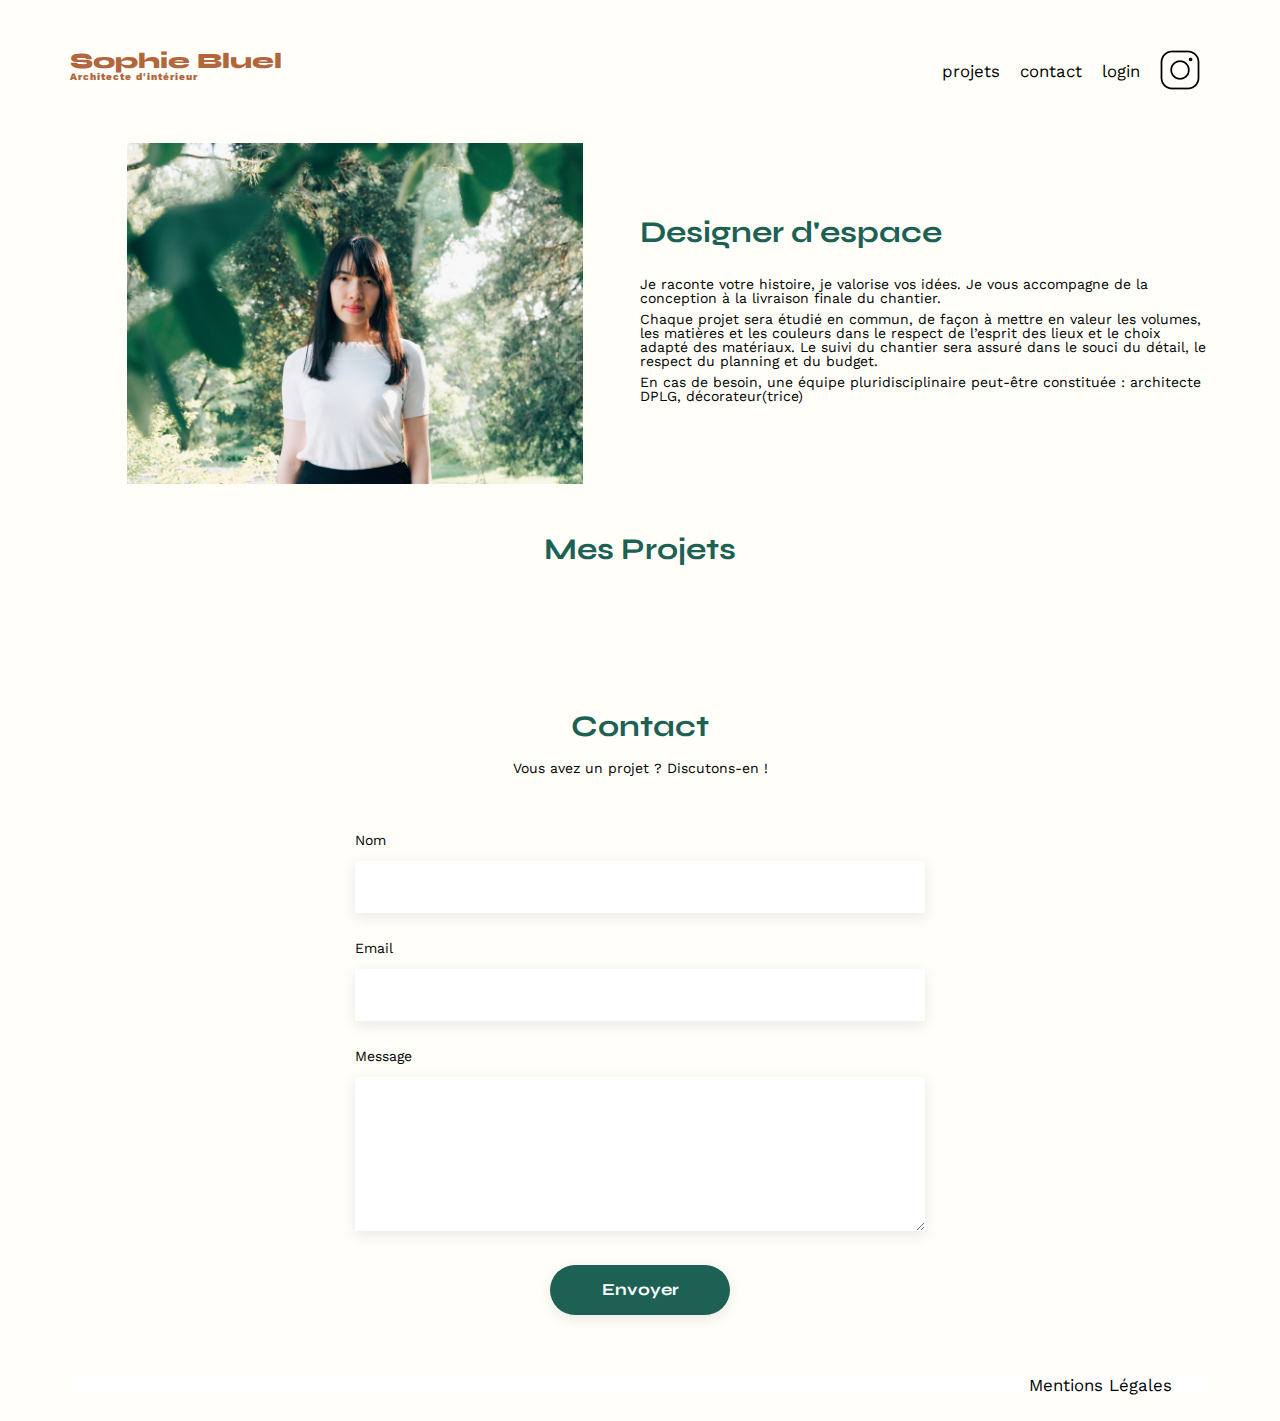
<file: FrontEnd/index.html>
<!DOCTYPE html>
<html lang="fr">
	<head>
		<meta charset="UTF-8">
		<title>Sophie Bluel - Architecte d'intérieur</title>
		<meta name="viewport" content="width=device-width, initial-scale=1.0">
		<link rel="preconnect" href="https://fonts.googleapis.com">
		<link rel="preconnect" href="https://fonts.gstatic.com" crossorigin>
		<link href="https://fonts.googleapis.com/css2?family=Syne:wght@700;800&family=Work+Sans&display=swap" rel="stylesheet">
		
		<link rel="stylesheet" href="https://cdnjs.cloudflare.com/ajax/libs/font-awesome/6.2.1/css/all.min.css"
			integrity="sha512-MV7K8+y+gLIBoVD59lQIYicR65iaqukzvf/nwasF0nqhPay5w/9lJmVM2hMDcnK1OnMGCdVK+iQrJ7lzPJQd1w=="
			crossorigin="anonymous" referrerpolicy="no-referrer">
			
		<meta name="description" content="">
		<link rel="stylesheet" href="./assets/style.css">
		<script src="index.js" defer></script>
	</head>
	<body>
	<header>
		<div id="editBanner" class="editBanner hidden">
  			<p><i class="fa-regular fa-pen-to-square"></i>Mode édition</p>
		</div>
		<h1>Sophie Bluel <span>Architecte d'intérieur</span></h1>
		<nav>
			<ul>
				<li><a href="#portfolio">projets</a></li>
				<li>contact</li>
				<li><a href="login.html" id="loginBtn"></a></li>
				<li><img src="./assets/icons/instagram.png" alt="Instagram"></li>
			</ul>
		</nav>
	</header>
	<main>
		<section id="introduction">
			<figure>
				<img src="./assets/images/sophie-bluel.png" alt="">
			</figure>
			<article>
				<h2>Designer d'espace</h2>
				<p>Je raconte votre histoire, je valorise vos idées. Je vous accompagne de la conception à la livraison finale du chantier.</p>
				<p>Chaque projet sera étudié en commun, de façon à mettre en valeur les volumes, les matières et les couleurs dans le respect de l’esprit des lieux et le choix adapté des matériaux. Le suivi du chantier sera assuré dans le souci du détail, le respect du planning et du budget.</p>
				<p>En cas de besoin, une équipe pluridisciplinaire peut-être constituée : architecte DPLG, décorateur(trice)</p>
			</article>
		</section>
		<section id="portfolio">
			<h2>
				Mes Projets
				<span id="editProjects" class="hidden">
					<p><i class="fa-regular fa-pen-to-square"></i>modifier</p>
				</span>
			</h2>
			<div class="filters"></div>
			<div class="gallery"></div>
		</section>
		<section id="contact">
			<h2>Contact</h2>
			<p>Vous avez un projet ? Discutons-en !</p>
			<form action="#" method="post">
				<label for="name">Nom</label>
				<input type="text" name="name" id="name">
				<label for="email">Email</label>
				<input type="email" name="email" id="email">
				<label for="message">Message</label>
				<textarea name="message" id="message" cols="30" rows="10"></textarea>
				<input type="submit" value="Envoyer">
			</form>
		</section>
	</main>
	<footer>
		<nav>
			<ul>
				<li>Mentions Légales</li>
			</ul>
		</nav>
	</footer>
	</body>

	<div id="editModal" class="editModal hidden">
		<div class="modalContent">
			<div class="modalContentNav">
				<span class="return"><i class="fa-solid fa-arrow-left"></i></span>
				<span class="close"><i class="fa-solid fa-xmark"></i></span>
			</div>
			<h2>Galerie photo</h2>
			<div class="editGallery"></div>
			<div class="addPhoto hidden"></div>
			<button id="addWork">Ajouter une photo</button>
		</div>
	</div>
</html>
</file>
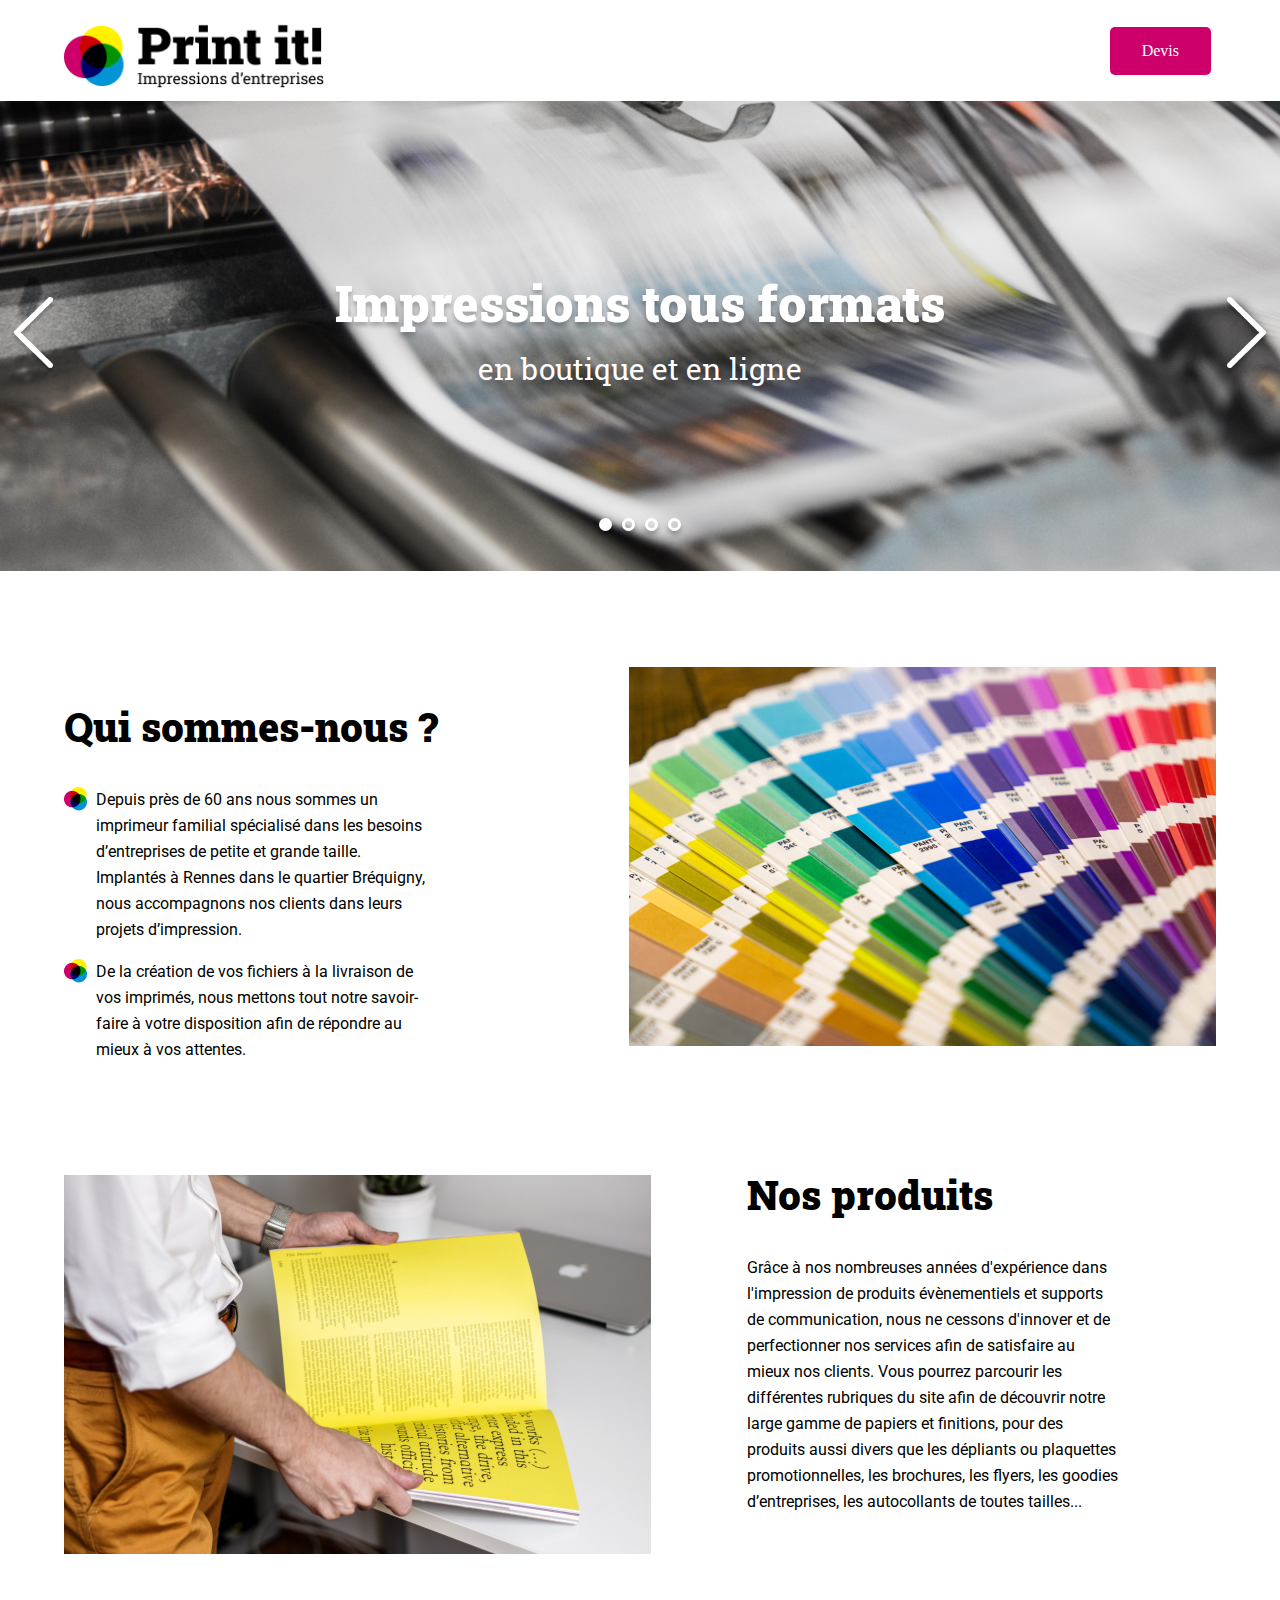
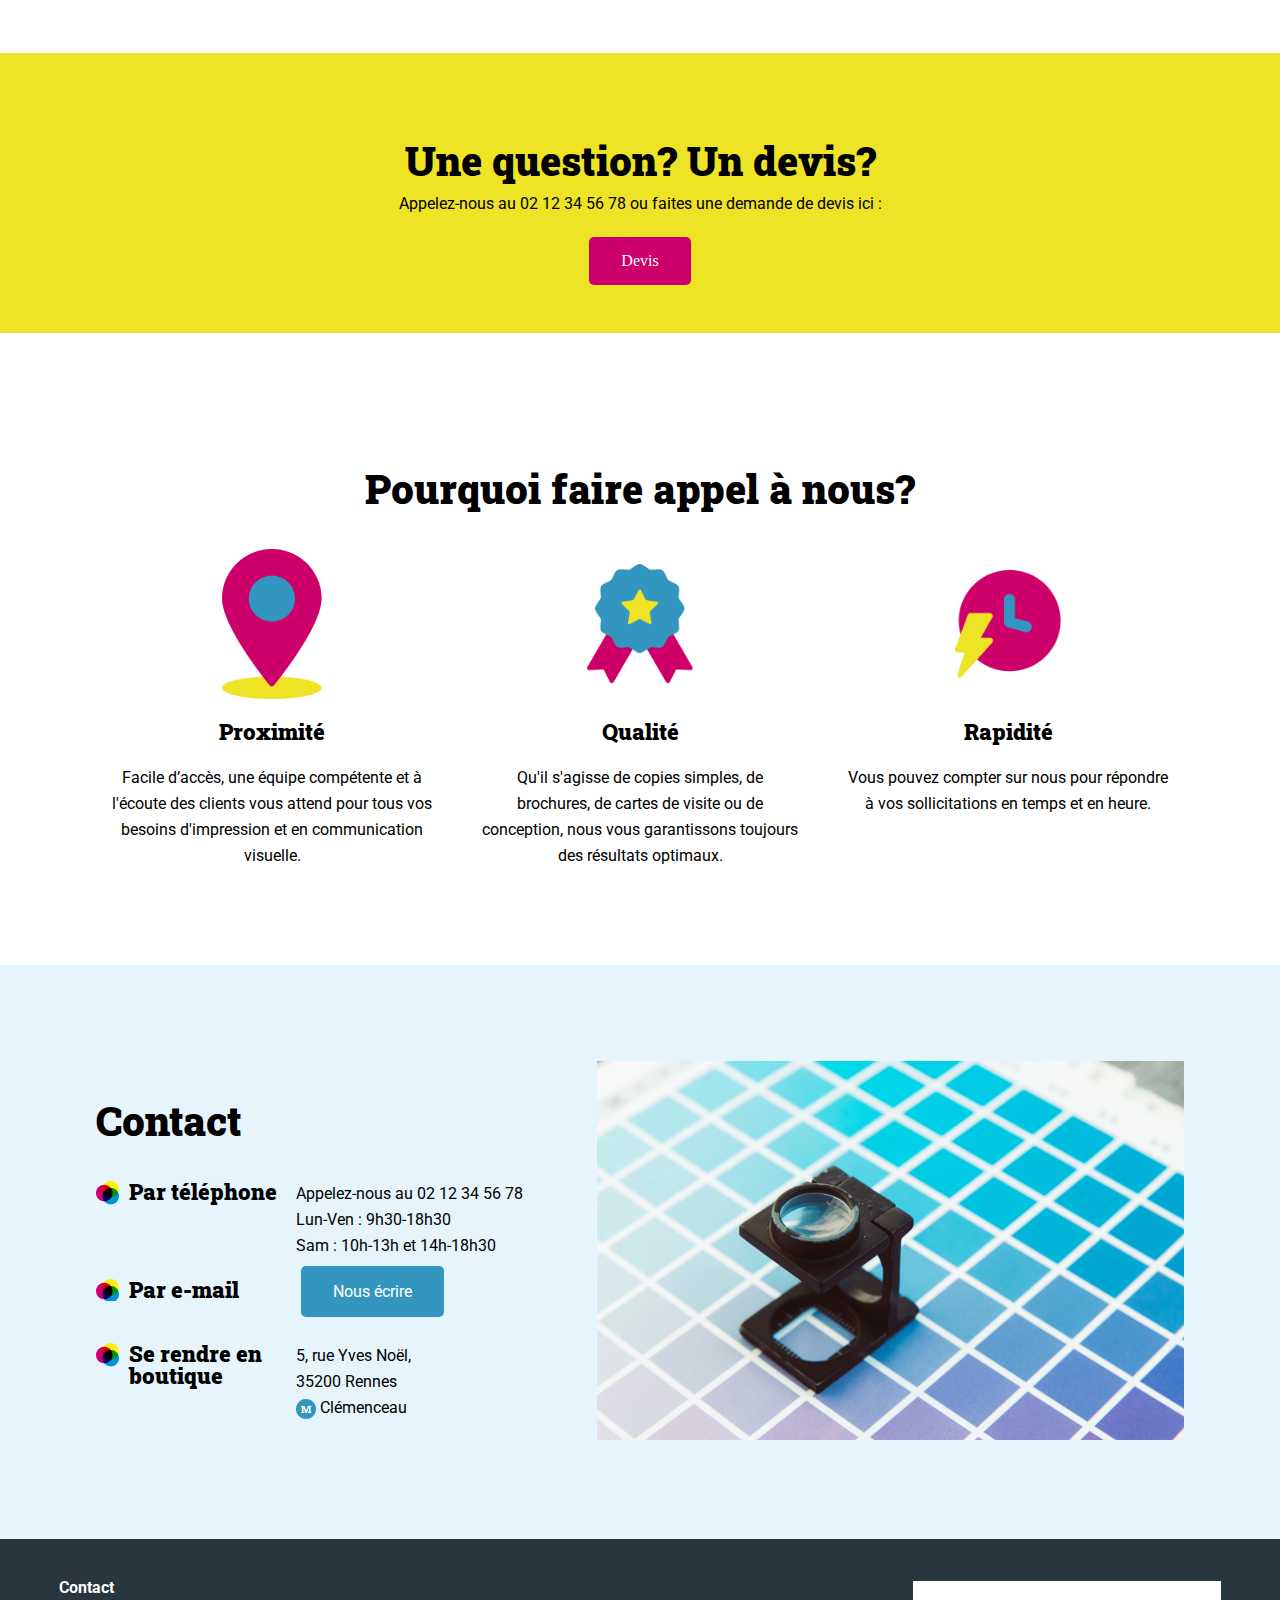
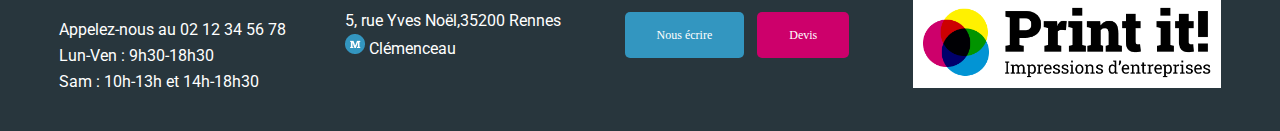
<file: Print_it/index.html>
<!DOCTYPE html>
<html lang="fr">
<head>
	<meta charset="UTF-8">
	<meta name="viewport" content="width=device-width, initial-scale=1.0">
	<title>Print it ! - Impressions d'entreprise</title>
	<link rel="stylesheet" href="./assets/style.css">
	<link rel="preconnect" href="https://fonts.googleapis.com">
	<link rel="preconnect" href="https://fonts.gstatic.com" crossorigin>
	<link href="https://fonts.googleapis.com/css2?family=Roboto:wght@400;700&family=Roboto+Slab:wght@400;900&display=swap" rel="stylesheet">
</head>
<body>
<header class="container">
	<h1>
		<img class="logo" src="./assets/images/logo.png" alt="Print it ! Impressions d'entreprises" >
	</h1>
	<a class="btn devis" href="mailto:contact@print-it.tld">Devis</a>
</header>
<main>
	<div id="banner">
		<img id="banner_img" class="banner-img" src="" alt="Banner Print-it">
		<img id="arrow_left" class="arrow arrow_left" src="./assets/images/arrow_left.png" alt="Carousel left arrow ">
		<img id="arrow_right" class="arrow arrow_right" src="./assets/images/arrow_right.png" alt="Carousel right arrow ">
		<p id="banner_txt"></p>
		<div class="dots">
			<!--Dots générés en Javascript-->
		</div>
	</div>
	<section id="about-us" class="container">
		<div>
			<h2>Qui sommes-nous ?</h2>
			<ul>
				<li>Depuis près de 60 ans nous sommes un imprimeur familial spécialisé dans les besoins d’entreprises de petite et grande taille. Implantés à Rennes dans le quartier Bréquigny, nous accompagnons nos clients dans leurs projets d’impression.</li>
				<li>De la création de vos fichiers à la livraison de vos imprimés, nous mettons tout notre savoir-faire à votre disposition afin de répondre au mieux à vos attentes.</li>
			</ul>
		</div>
		<aside>
			<img src="./assets/images/colors.jpg" alt="palette multicolore">
		</aside>
	</section>
	<section id="products" class="container">
		<div>
			<h2>Nos produits</h2>
			<p>Grâce à nos nombreuses années d'expérience dans l'impression de produits évènementiels et supports de communication, nous ne cessons d'innover et de perfectionner nos services afin de satisfaire au mieux nos clients. Vous pourrez parcourir les différentes rubriques du site afin de découvrir notre large gamme de papiers et finitions, pour des produits aussi divers que les dépliants ou plaquettes promotionnelles, les brochures, les flyers, les goodies d’entreprises, les autocollants de toutes tailles... </p>
		</div>
		<aside>
			<img src="./assets/images/yellow-book.jpg" alt="Imprimeur avec un livre jaune dans les mains">
		</aside>

	</section>
	<section id="question" class="bg-yellow">
		<h2>Une question? Un devis?</h2>
		<p>Appelez-nous au 02 12 34 56 78 ou faites une demande de devis ici :</p>
		<a href="mailto:contact@print-it.tld" class="btn devis">Devis</a>
	</section>
	<section id="why-us" class="container">
		<h2>Pourquoi faire appel à nous?</h2>
		<div>
			<article>
				<img src="./assets/images/proximity-icon.png" alt="Icone Proximité">
				<h3>Proximité</h3>
				<p>Facile d’accès, une équipe compétente et à l'écoute des clients vous attend pour tous vos besoins d'impression et en communication visuelle.</p>
			</article>
			<article>
				<img src="./assets/images/quality-icon.png" alt="Icone Qualité">
				<h3>Qualité</h3>
				<p>Qu'il s'agisse de copies simples, de brochures, de cartes de visite ou de conception, nous vous garantissons toujours des résultats optimaux.</p>
			</article>
			<article>
				<img src="./assets/images/speedy-icon.png" alt="Rapidité Qualité">
				<h3>Rapidité</h3>
				<p>Vous pouvez compter sur nous pour répondre à vos sollicitations en temps et en heure.</p>
			</article>
		</div>
	</section>
	<section id="contact" class="bg-lightblue">
		<div class="container">
			<div>
				<h2>Contact</h2>
				<div>
					<h3>Par téléphone</h3>
					<ul>
						<li>Appelez-nous au 02 12 34 56 78</li>
						<li>Lun-Ven : 9h30-18h30</li>
						<li>Sam : 10h-13h et 14h-18h30</li>
					</ul>
				</div>
				<div>
					<h3>Par e-mail</h3>
					<p>
						<a href="mailto:contact@print-it.tld" class="btn">Nous écrire</a>
					</p>
				</div>
				<div>
					<h3>Se rendre en boutique</h3>
					<p>5, rue Yves Noël,<br>
						35200 Rennes<br>
						<img class="inline-icon" src="./assets/images/metro.png" alt="metro"/> Clémenceau</p>
				</div>
			</div>
			<div>
				<img src="./assets/images/magnifying-glass.jpg" alt="Loupe avec palette bleue">
			</div>

		</div>
	</section>
</main>
<footer>
	<div>
		<p class="footer-contact">Contact</p>
		<ul>
			<li>Appelez-nous au 02 12 34 56 78</li>
			<li>Lun-Ven : 9h30-18h30</li>
			<li>Sam : 10h-13h et 14h-18h30</li>
		</ul>
	</div>
	<div>
		<p>5, rue Yves Noël,35200 Rennes<br>
			<img src="./assets/images/metro.png" alt="metro"/> Clémenceau</p>
	</div>
	<div>
		<a href="mailto:contact@print-it.tld" class="btn">Nous écrire</a>
		<a href="mailto:contact@print-it.tld?subject=Demande&nbsp;de&nbsp;devis" class="btn devis">Devis</a>
	</div>
	<div>
		<img class="footer-logo" src="./assets/images/logo.png" alt="Print it ! Impressions d'entreprises" >
	</div>
</footer>
<script src="./assets/script.js"></script>
</body>
</html>
</file>
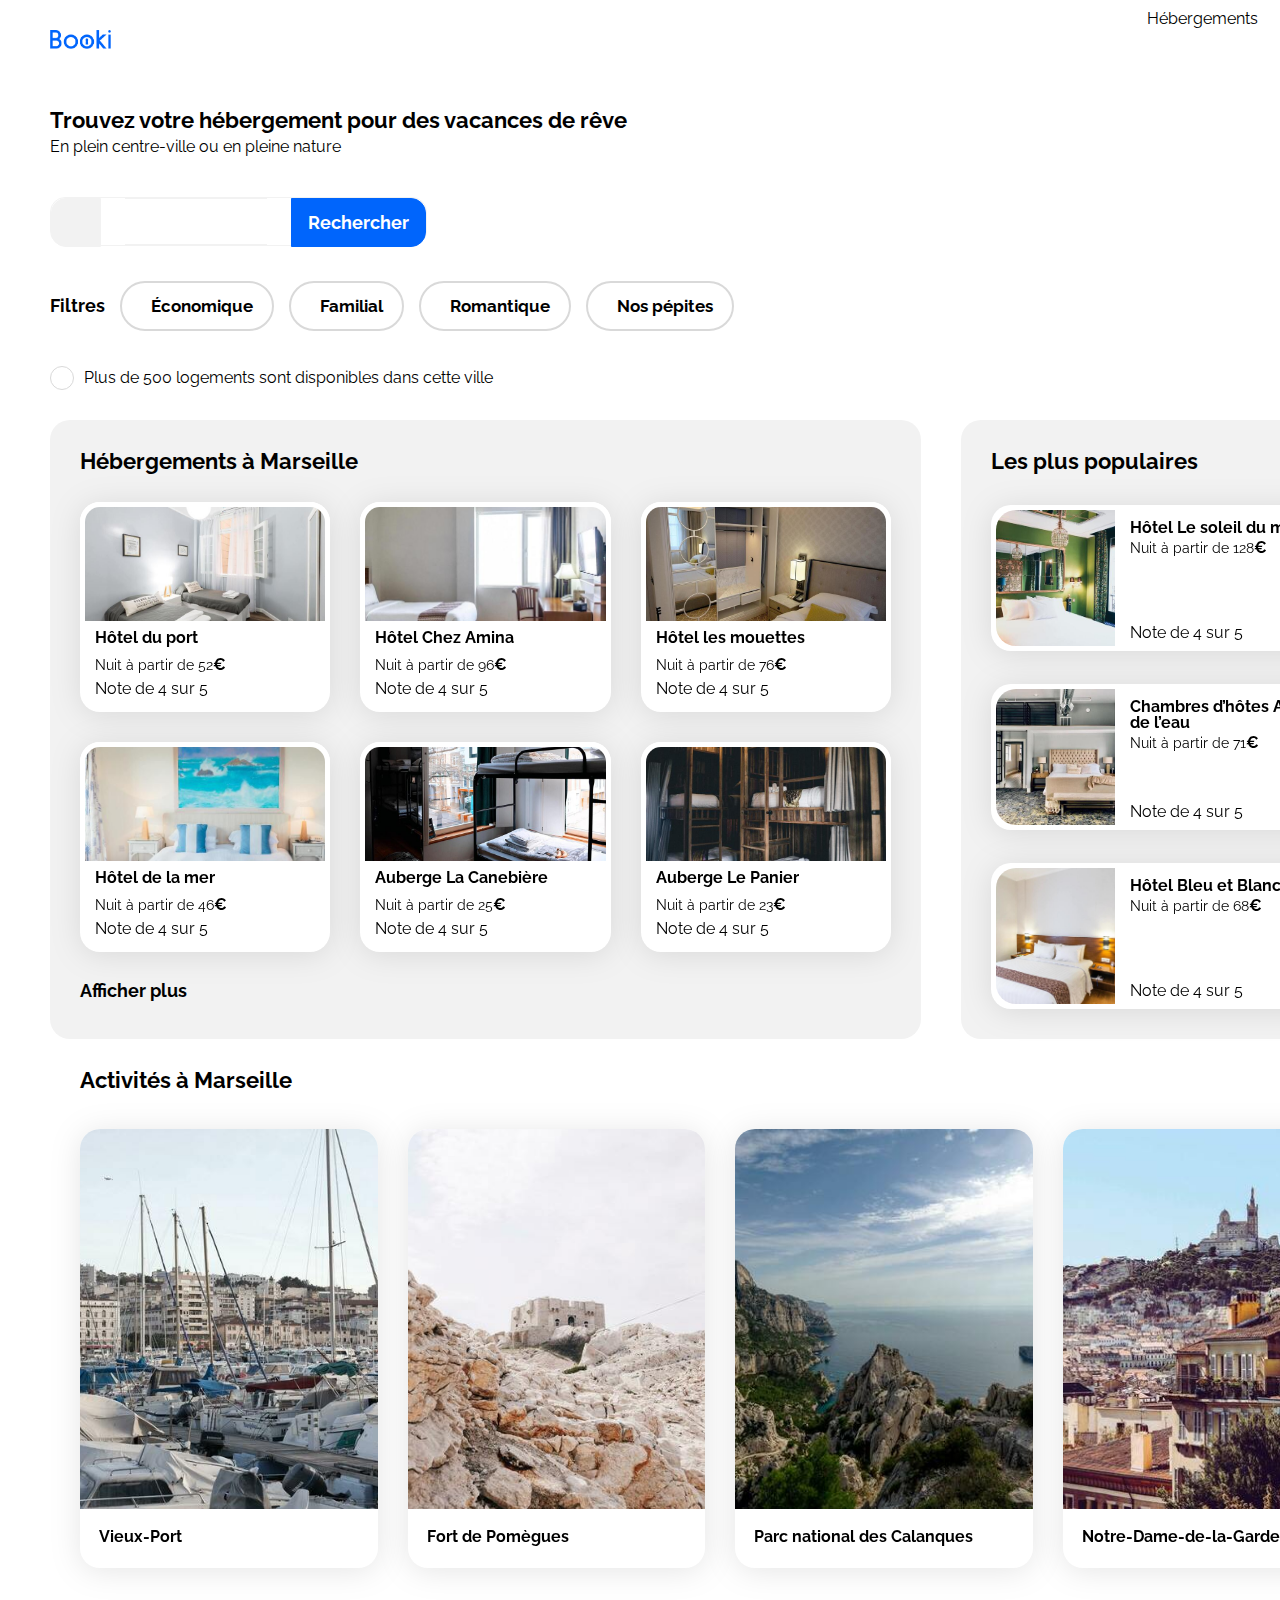
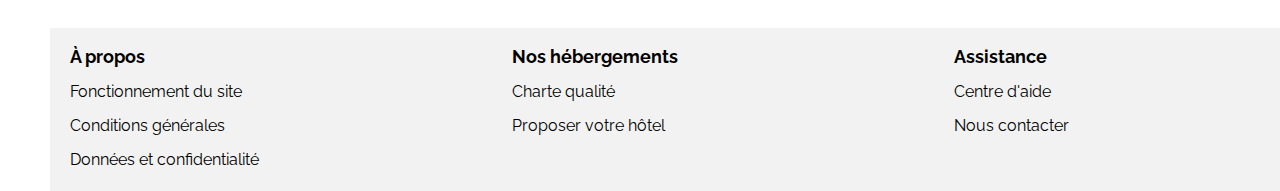
<file: site_Booki/index.html>
<!DOCTYPE html>
<html lang="fr">

<head>
    <meta charset="UTF-8">
    <meta name="viewport" content="width=device-width, initial-scale=1.0">
    <title>Booki</title>
    <link rel="preconnect" href="https://fonts.googleapis.com">
    <link rel="preconnect" href="https://fonts.gstatic.com" crossorigin>
    <link href="https://fonts.googleapis.com/css2?family=Raleway:wght@400;500;700&display=swap" rel="stylesheet">
    <link rel="stylesheet" href="https://cdnjs.cloudflare.com/ajax/libs/font-awesome/6.2.1/css/all.min.css"
        integrity="sha512-MV7K8+y+gLIBoVD59lQIYicR65iaqukzvf/nwasF0nqhPay5w/9lJmVM2hMDcnK1OnMGCdVK+iQrJ7lzPJQd1w=="
        crossorigin="anonymous" referrerpolicy="no-referrer" />
    <link rel="stylesheet" href="./css/style.css">
</head>
<body>
    <header>
        <img src="images/logo/Booki.png" alt="Logo de l'entreprise Booki">
        <div class="menu-container">
            <input type="button" class="menu_hebergements" value="Hébergements">
            <input type="button" class="menu_activites" value="Activités">
        </div>
    </header>
    <div class="main-container">
        <nav>
            <div class="titre-recherche-container">
                <h1>Trouvez votre hébergement pour des vacances de rêve</h1>
                <h3>En plein centre-ville ou en pleine nature</h3>
            </div>
            <form method="get" class="recherche-container">
                <div class="recherche-icone">
                    <i class="fa-solid fa-location-dot"></i>
                </div>
                <input type="text" name="adresse">
                <button class="recherche-bouton">
                    <i class="fa-solid fa-magnifying-glass icone-smartphone" title="rechercher"></i>
                    <span class="texte-desktop">Rechercher</span>
                </button>
            </form>
            <div class="filtres-container">
                <h2>Filtres</h2>
                <div class="bloc-bouton-container">
                    <button>
                        <i class="fa-solid fa-money-bill-wave" title="price"></i>
                        <span>Économique</span>
                    </button>
                    <button>
                        <i class="fa-solid fa-person" title="family"></i>
                        <span>Familial</span>
                        </button>
                        <button>
                            <i class="fa-solid fa-heart" title="romantic"></i>
                            <span>Romantique</span>
                        </button>
                        <button>
                            <i class="fa-solid fa-fire" title="fire"></i>
                            <span>Nos pépites</span>
                    </button>
                </div>
            </div>
            <div class="info-recherche-container">
                <i class="fa-solid fa-info"></i>
                <h3>Plus de 500 logements sont disponibles dans cette ville</h3>
            </div>
        </nav>
        <main>
            <div class="hebergements-and-populaires">
                <section class="hebergements">
                    <div class="hebergements-title">
                        <h2 class="section-title">Hébergements à Marseille</h2>
                    </div>
                    <div class="hebergements-cards">
                        <a href="#">
                            <article class="card">
                                <img src="./images/hebergements/fred-kleber.jpg" alt="Image de la chambre d'hôtel montrant un lit">
                                <div class="card-content">
                                    <div class="card-txt">
                                        <h3 class="card-title">Hôtel du port</h3>
                                        <p class="card-subtitle">Nuit à partir de 52<span class="euro">€</span></p>
                                    </div>
                                    <div class="card-rating">
                                        <i class="fa-xs fa-solid fa-star" aria-hidden="true"></i>
                                        <i class="fa-xs fa-solid fa-star" aria-hidden="true"></i>
                                        <i class="fa-xs fa-solid fa-star" aria-hidden="true"></i>
                                        <i class="fa-xs fa-solid fa-star" aria-hidden="true"></i>
                                        <i class="fa-xs fa-solid fa-star neutral-star" aria-hidden="true"></i>
                                        <span class="sr-only">Note de 4 sur 5</span>
                                    </div>
                                </div>
                            </article>
                        </a>
                        <a href="#">
                            <article class="card">
                                <img src="./images/hebergements/febrian-zakaria.jpg" alt="Image de la chambre d'hôtel montrant un lit">
                                <div class="card-content">
                                    <div class="card-txt">
                                        <h3 class="card-title">Hôtel Chez Amina</h3>
                                        <p class="card-subtitle">Nuit à partir de 96<span class="euro">€</span></p>
                                    </div>
                                    <div class="card-rating">
                                        <i class="fa-xs fa-solid fa-star" aria-hidden="true"></i>
                                        <i class="fa-xs fa-solid fa-star" aria-hidden="true"></i>
                                        <i class="fa-xs fa-solid fa-star" aria-hidden="true"></i>
                                        <i class="fa-xs fa-solid fa-star" aria-hidden="true"></i>
                                        <i class="fa-xs fa-solid fa-star neutral-star" aria-hidden="true"></i>
                                        <span class="sr-only">Note de 4 sur 5</span>
                                    </div>
                                </div>
                            </article>
                        </a>
                        <a href="#">
                            <article class="card">
                                <img src="./images/hebergements/reisetopia.jpg" alt="Image de la chambre d'hôtel montrant un lit">
                                <div class="card-content">
                                    <div class="card-txt">
                                        <h3 class="card-title">Hôtel les mouettes</h3>
                                        <p class="card-subtitle">Nuit à partir de 76<span class="euro">€</span></p>
                                    </div>
                                    <div class="card-rating">
                                        <i class="fa-xs fa-solid fa-star" aria-hidden="true"></i>
                                        <i class="fa-xs fa-solid fa-star" aria-hidden="true"></i>
                                        <i class="fa-xs fa-solid fa-star" aria-hidden="true"></i>
                                        <i class="fa-xs fa-solid fa-star" aria-hidden="true"></i>
                                        <i class="fa-xs fa-solid fa-star neutral-star" aria-hidden="true"></i>
                                        <span class="sr-only">Note de 4 sur 5</span>
                                    </div>
                                </div>
                            </article>
                        </a>
                        <a href="#">
                            <article class="card">
                                <img src="./images/hebergements/annie-spratt.jpg" alt="Image de la chambre d'hôtel montrant un lit">
                                <div class="card-content">
                                    <div class="card-txt">
                                        <h3 class="card-title">Hôtel de la mer</h3>
                                        <p class="card-subtitle">Nuit à partir de 46<span class="euro">€</span></p>
                                    </div>
                                    <div class="card-rating">
                                        <i class="fa-xs fa-solid fa-star" aria-hidden="true"></i>
                                        <i class="fa-xs fa-solid fa-star" aria-hidden="true"></i>
                                        <i class="fa-xs fa-solid fa-star" aria-hidden="true"></i>
                                        <i class="fa-xs fa-solid fa-star" aria-hidden="true"></i>
                                        <i class="fa-xs fa-solid fa-star neutral-star" aria-hidden="true"></i>
                                        <span class="sr-only">Note de 4 sur 5</span>
                                    </div>
                                </div>
                            </article>
                        </a>
                        <a href="#">
                            <article class="card">
                                <img src="./images/hebergements/marcus-loke.jpg" alt="Image de la chambre d'hôtel montrant un lit">
                                <div class="card-content">
                                    <div class="card-txt">
                                        <h3 class="card-title">Auberge La Canebière</h3>
                                        <p class="card-subtitle">Nuit à partir de 25<span class="euro">€</span></p>
                                    </div>
                                    <div class="card-rating">
                                        <i class="fa-xs fa-solid fa-star" aria-hidden="true"></i>
                                        <i class="fa-xs fa-solid fa-star" aria-hidden="true"></i>
                                        <i class="fa-xs fa-solid fa-star" aria-hidden="true"></i>
                                        <i class="fa-xs fa-solid fa-star" aria-hidden="true"></i>
                                        <i class="fa-xs fa-solid fa-star neutral-star" aria-hidden="true"></i>
                                        <span class="sr-only">Note de 4 sur 5</span>
                                    </div>
                                </div>
                            </article>
                        </a>
                        <a href="#">
                            <article class="card">
                                <img src="./images/hebergements/nicate-lee.jpg" alt="Image de la chambre d'hôtel montrant un lit">
                                <div class="card-content">
                                    <div class="card-txt">
                                        <h3 class="card-title">Auberge Le Panier</h3>
                                        <p class="card-subtitle">Nuit à partir de 23<span class="euro">€</span></p>
                                    </div>
                                    <div class="card-rating">
                                        <i class="fa-xs fa-solid fa-star" aria-hidden="true"></i>
                                        <i class="fa-xs fa-solid fa-star" aria-hidden="true"></i>
                                        <i class="fa-xs fa-solid fa-star" aria-hidden="true"></i>
                                        <i class="fa-xs fa-solid fa-star" aria-hidden="true"></i>
                                        <i class="fa-xs fa-solid fa-star neutral-star" aria-hidden="true"></i>
                                        <span class="sr-only">Note de 4 sur 5</span>
                                    </div>
                                </div>
                            </article>
                        </a>
                    </div>
                    <h2><a>Afficher plus</a></h2>
                </section>
                <section class="populaires">
                    <div class="populaires-title">
                        <h2 class="section-title">Les plus populaires</h2>
                        <i class="fa-solid fa-chart-line" aria-hidden="true"></i>
                    </div>
                    <div class="populaires-cards">
                        <a href="#">
                            <article class="card">
                                <img src="./images/hebergements/emile-guillemot.jpg" alt="Image de la chambre d'hôtel montrant un lit">
                                <div class="card-content">
                                    <div class="card-txt">
                                        <h3 class="card-title">Hôtel Le soleil du matin</h3>
                                        <p class="card-subtitle">Nuit à partir de 128<span class="euro">€</span></p>
                                    </div>
                                    <div class="card-rating">
                                        <i class="fa-xs fa-solid fa-star" aria-hidden="true"></i>
                                        <i class="fa-xs fa-solid fa-star" aria-hidden="true"></i>
                                        <i class="fa-xs fa-solid fa-star" aria-hidden="true"></i>
                                        <i class="fa-xs fa-solid fa-star" aria-hidden="true"></i>
                                        <i class="fa-xs fa-solid fa-star neutral-star" aria-hidden="true"></i>
                                        <span class="sr-only">Note de 4 sur 5</span>
                                    </div>
                                </div>
                            </article>
                        </a>
                        <a href="#">
                            <article class="card">
                                <img src="./images/hebergements/aw-creative.jpg" alt="Image de la chambre d'hôtel montrant un lit">
                                <div class="card-content">
                                    <div class="card-txt">
                                        <h3 class="card-title">Chambres d’hôtes Au cœur de l’eau</h3>
                                        <p class="card-subtitle">Nuit à partir de 71<span class="euro">€</span></p>
                                    </div>
                                    <div class="card-rating">
                                        <i class="fa-xs fa-solid fa-star" aria-hidden="true"></i>
                                        <i class="fa-xs fa-solid fa-star" aria-hidden="true"></i>
                                        <i class="fa-xs fa-solid fa-star" aria-hidden="true"></i>
                                        <i class="fa-xs fa-solid fa-star" aria-hidden="true"></i>
                                        <i class="fa-xs fa-solid fa-star neutral-star" aria-hidden="true"></i>
                                        <span class="sr-only">Note de 4 sur 5</span>
                                    </div>
                                </div>
                            </article>
                        </a>
                        <a href="#">
                            <article class="card">
                                <img src="./images/hebergements/febrian-zakaria2.jpg" alt="Image de la chambre d'hôtel montrant un lit">
                                <div class="card-content">
                                    <div class="card-txt">
                                        <h3 class="card-title">Hôtel Bleu et Blanc</h3>
                                        <p class="card-subtitle">Nuit à partir de 68<span class="euro">€</span></p>
                                    </div>
                                    <div class="card-rating">
                                        <i class="fa-xs fa-solid fa-star" aria-hidden="true"></i>
                                        <i class="fa-xs fa-solid fa-star" aria-hidden="true"></i>
                                        <i class="fa-xs fa-solid fa-star" aria-hidden="true"></i>
                                        <i class="fa-xs fa-solid fa-star" aria-hidden="true"></i>
                                        <i class="fa-xs fa-solid fa-star neutral-star" aria-hidden="true"></i>
                                        <span class="sr-only">Note de 4 sur 5</span>
                                    </div>
                                </div>
                            </article>
                        </a>
                    </div>
                </section>
            </div>
            <section class="activites">
                <div class="activites-title">
                    <h2 class="section-title">Activités à Marseille</h2>
                </div>
                <div class="activites-cards">
                    <a href="#">
                        <article class="card">
                            <img src="./images/activites/reno-laithienne.jpg" alt="Image de bateaux dans le port">
                            <div class="card-txt">
                                <h3 class="card-title">Vieux-Port</h3>
                            </div>
                        </article>
                    </a>
                    <a href="#">
                        <article class="card">
                            <img src="./images/activites/paul-hermann.jpg" alt="Château sur un rocher">
                            <div class="card-txt">
                                <h3 class="card-title">Fort de Pomègues</h3>
                            </div>
                        </article>
                    </a>
                    <a href="#">
                        <article class="card">
                            <img src="./images/activites/kilyan-sockalingum.jpg" alt="Falaises en bord de mer">
                            <div class="card-txt">
                                <h3 class="card-title">Parc national des Calanques</h3>
                            </div>
                        </article>
                    </a>
                    <a href="#">
                        <article class="card">
                            <img src="./images/activites/florian-wehde.jpg" alt="Cathédrale en haut d'une colline">
                            <div class="card-txt">
                                <h3 class="card-title">Notre-Dame-de-la-Garde</h3>
                            </div>
                        </article>
                    </a>
                </div>
            </section>
        </main>
        <footer>
            <div>
                <h2>À propos</h2>
                <a>Fonctionnement du site</a>
                <a>Conditions générales</a>
                <a>Données et confidentialité</a>
            </div>
            <div>
                <h2>Nos hébergements</h2>
                <a>Charte qualité</a>
                <a>Proposer votre hôtel</a>
            </div>
            <div>
                <h2>Assistance</h2>
                <a>Centre d'aide</a>
                <a>Nous contacter</a>
            </div>
        </footer>
    </div>
</body>

</html>
</file>
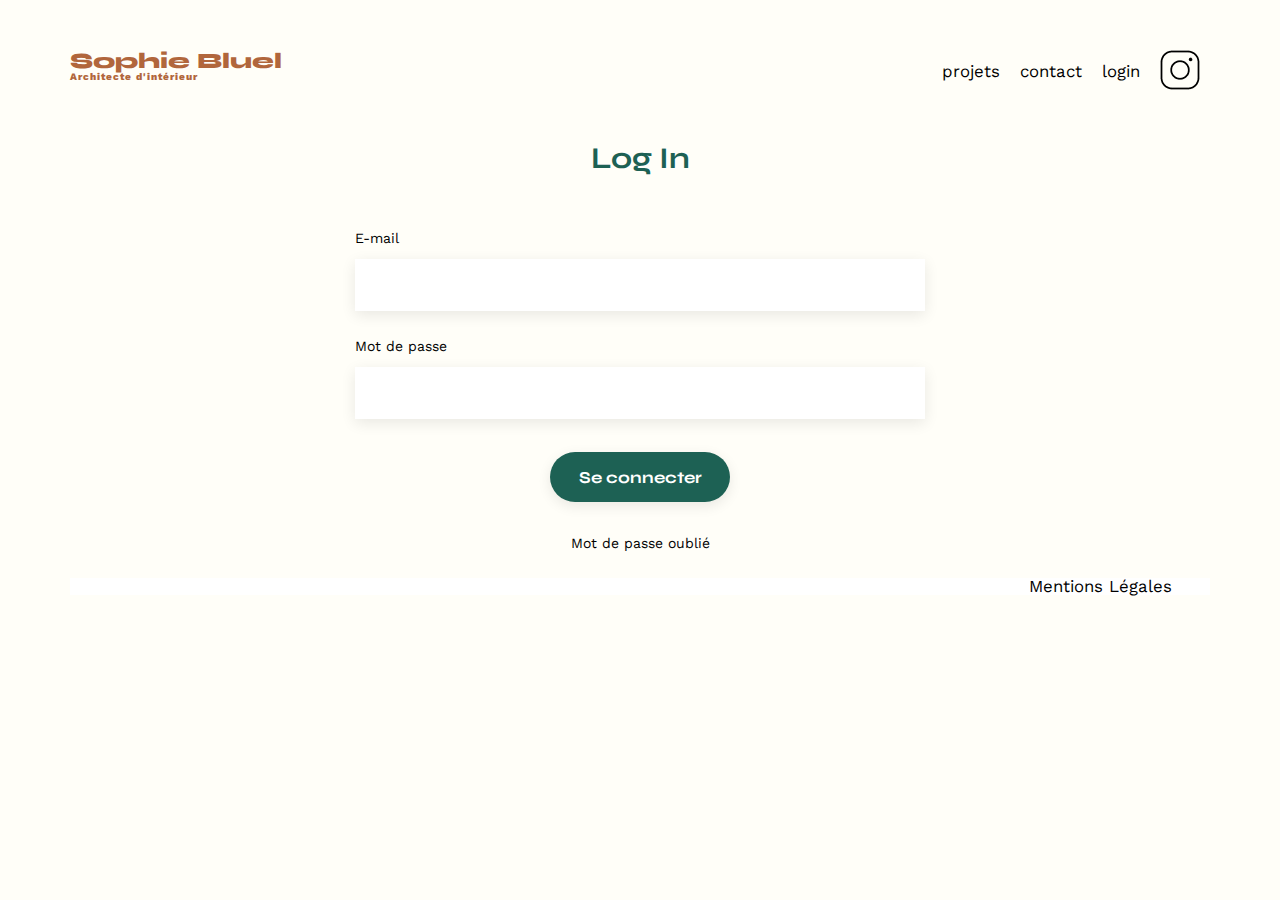
<file: FrontEnd/login.html>
<!DOCTYPE html>
<html lang="fr">
<head>
	<meta charset="UTF-8">
	<title>Sophie Bluel - Architecte d'intérieur</title>
	<meta name="viewport" content="width=device-width, initial-scale=1.0">
	<link rel="preconnect" href="https://fonts.googleapis.com">
	<link rel="preconnect" href="https://fonts.gstatic.com" crossorigin>
	<link href="https://fonts.googleapis.com/css2?family=Syne:wght@700;800&family=Work+Sans&display=swap" rel="stylesheet">
	<meta name="description" content="">
	<link rel="stylesheet" href="./assets/style.css">
	<script src="login.js" defer></script>
</head>
<body>
<header>
	<h1>Sophie Bluel <span>Architecte d'intérieur</span></h1>
	<nav>
		<ul>
			<li><a href="index.html#portfolio">projets</a></li>
			<li>contact</li>
			<li><a href="login.html" id="loginBtn">login</a></li>
			<li><img src="./assets/icons/instagram.png" alt="Instagram"></li>
		</ul>
	</nav>
</header>
<main>
	<section id="login">
		<h2>Log In</h2>
		<form action="#" method="post">
			<label for="email">E-mail</label>
			<input type="email" name="email" id="email">
			<label for="password">Mot de passe</label>
			<input type="password" name="password" id="password">
			<input type="submit" value="Se connecter">
		</form>
        <p><a>Mot de passe oublié</a></p>
	</section>
</main>
<footer>
	<nav>
		<ul>
			<li>Mentions Légales</li>
		</ul>
	</nav>
</footer>
</body>
</html>
</file>
<file: site_Booki/css/style.css>
/****** General ***********/
* {
    font-family: 'Raleway', sans-serif;
    color: black;
    font-size: 16px;
    font-weight: 400;
    line-height: 100%;
    letter-spacing: 0;
    margin: 0;
    box-sizing: border-box;
}

:root {
    --main-color: #0065FC;
    --main-bg-color: #F2F2F2;
    --filter-bg-color: #DEEBFF;
}

.fa-solid {
    color: var(--main-color);
}

body {
    height: auto;
    width: 1440px;
    margin: 0 auto;
    display: flex;
    flex-direction: column;
    justify-content: center;
    align-items: center;
    gap: 30px;
}

.main-container {
    display: flex;
    flex-direction: column;
    width: 100%;
    max-width: 1440px;
    padding: 0 50px;
    box-sizing: border-box;
    gap: 30px;
}

a {
    color: inherit;
    text-decoration: none;
}

.section-title {
    margin: 0;
    font-size: 22px;
}

.card {
    background-color: white;
    border-radius: 20px;
    padding: 5px;
    filter: drop-shadow(0px 3px 15px rgba(0, 0, 0, 0.1));
}

.card img {
    object-fit: cover;
}

.card-title {
    font-size: 16px;
}

.euro {
    font-weight: 700;
}

.neutral-star {
    color: var(--main-bg-color)
}

h1 {
    height: auto;
    font-size: 22px;
    font-weight: 700;
}

h2 {
    height: auto;
    font-size: 16px;
    font-weight: 700;
}

h3 {
    height: auto;
}

/****** Logo et Menu ***********/
header{
    display: flex;
    width: 100%;
    height: 79px;
    justify-content: space-between;
}

header > img {
    width: 161.09px;
    padding: 30px 50px;
}

.menu-container {
    display: flex;
    height: 35px;
    left: 1096px;
    padding: 0 50px;
    gap: 68px;
}

.menu-container > input {
    text-align: center;
    background: transparent;
    padding: 0;
    border: none;
    border-top: 2px solid transparent;
}

.menu_hebergements {
    width: 113px;
    height: 35px;
}

.menu_activites {
    width: 63px;
    height: 35px;
}

.menu-container > input:hover {
    color: #0065FC;
    border-color: #0065FC;
}

/****** Recherche ***********/

nav {
    display: flex;
    height: auto;
    width: 100%;
    flex-direction: column;
    justify-content: left;
    align-items: flex-start;
    gap: 35px;
}

.titre-recherche-container {
    display: flex;
    flex-direction: column;
    height: 53px;
    width: 100%;
    gap: 8px;
}

.recherche-container {
    display: flex;
    flex-direction: row;
    height: 49px;
    width: 377px;
    gap: 24px;
    border: 1px solid var(--main-bg-color);
    border-radius: 15px;
    background-color: white;
}

.recherche-icone{
    display: flex;
    align-items: center;
    justify-content: center;
    height: 49px;
    min-width: 50px;
    border: 1px solid var(--main-bg-color);
    border-top-left-radius: 15px;
    border-bottom-left-radius: 15px;
    color: black;
    background-color: var(--main-bg-color);
}

.recherche-icone > i {
    font-size: 18px;
    color: black;
}

.recherche-container > input {
    padding: 0;
    font-size: 18px;
    font-weight: 700;
    text-align: center;
}

.recherche-bouton > i {
    padding: 0;
    width: 17px;
    font-size: 17px;
    text-align: center;
    color: white;
}

.icone-smartphone{
    display: none;
}

.recherche-bouton > span {
    padding: 0;
    font-size: 18px;
    font-weight: 700;
    text-align: center;
    color: white;
}

.recherche-container > input[type="text"] {
    min-width: 0;
    border-top: 1px solid var(--main-bg-color);
    border-bottom: 1px solid var(--main-bg-color);
    border-left: 0;
    border-right: 0;
}

.recherche-container > button {
    width: auto;
    height: 49px;
    padding: 15px 16px 15px 16px;
    border: 1px solid var(--main-color);
    border-top-right-radius: 15px;
    border-bottom-right-radius: 15px;
    gap: 10px;
    background-color: var(--main-color);
}

.filtres-container {
    display: flex;
    height: 50px;
    width: fit-content;
    max-width: 100%;
    gap: 15px;
    align-items: center;
    justify-content: left;
}

.filtres-container > h2 {
    font-size: 18px;
}

.bloc-bouton-container {
    display: flex;
    height: 50px;
    width: fit-content;
    max-width: 100%;
    gap: 15px;
    align-items: center;
    justify-content: left;
    border: 0;
    padding: 0;
}

.bloc-bouton-container > button {
    display: flex;
    align-items: center;
    justify-content: center;
    height: 50px;
    width: auto;
    border: 2px solid #D9D9D9;
    border-radius: 25px;
    padding: 4px 19px 4px 19px;
    gap: 10px;
    background-color: transparent;
}

.bloc-bouton-container > button:hover {
    background-color: #DEEBFF;
}

.bloc-bouton-container > button > i {
    font-size: 22px;
}

.bloc-bouton-container > button > span {
    font-size: 17px;
    font-weight: 700;
}

.info-recherche-container {
    display: flex;
    flex-direction: row;
    align-items: center;
    height: 24px;
    width: auto;
    gap: 10px;
}

.info-recherche-container > i {
    display: flex;
    align-items: center;
    justify-content: center;
    width: 24px;
    height: 24px;
    border: 1px solid #D9D9D9;
    border-radius: 50%;
}

/****** Hebergements And Populaires ***********/
.hebergements-and-populaires {
    display: flex;
    justify-content: space-between;
}

.hebergements-and-populaires section {
    border-radius: 20px;
    padding: 30px;
    box-sizing: border-box;
}

.card-title {
    height: auto;
    font-size: 16px;
    font-weight: 700;
}

.card-subtitle {
    margin: 0;
    height: auto;
    font-size: 14px;
    font-weight: 400;
}

/****** Hebergements ***********/
.hebergements {
    display: flex;
    flex-direction: column;
    width: 65%;
    padding: 30px;
    gap: 30px;
    background-color: var(--main-bg-color);
}

.hebergements > h2 {
    width: 100%;
    height: 21px;
}

.hebergements > h2 > a {
    font-size: 18px;
    font-weight: 700;
}

.hebergements-title {
    display: flex;
    justify-content: space-between;
    align-items: center;
}

.hebergements-cards {
    display: flex;
    flex-direction: row;
    flex-wrap: wrap;
    width: 100%;
    height: auto;
    gap: 30px;
}

.hebergements-cards > a {
    width: calc(33.33% - 20px);
}

.hebergements-cards .card {
    display: flex;
    flex-direction: column;
    height: auto;
    width: 100%;
    gap: 4px;
    padding: 0 0 15px 0;
    border-radius: 20px;
}

.hebergements-cards img {
    width: 100%;
    height: 124px;
    border: 5px solid white;
    border-top-left-radius: 20px;
    border-top-right-radius: 20px;
    object-fit: cover;
}

.hebergements-cards .card-content {
    display: flex;
    flex-direction: column;
    width: 100%;
    height: auto;
    padding-right: 15px;
    padding-left: 15px;
    gap: 8px;
    box-sizing: border-box;
}

.hebergements-cards .card-txt {
    display: flex;
    flex-direction: column;
    gap: 8px;
}

.hebergements-cards .card-title {
    padding: 0 0 3px 0;
}

.hebergements-cards .card-rating {
    font-size: 13.25px;
}

/****** Populaires ***********/
.populaires {
    width: 32%;
    background-color: var(--main-bg-color);
}

.populaires-title {
    display: flex;
    justify-content: space-between;
    align-items: center;
}

.populaires-cards .card {
    display: flex;
    margin-top: 33px;
}

.populaires-cards img {
    width: 33%;
    height: 136px;
    border-top-left-radius: 20px;
    border-bottom-left-radius: 20px;
}

.populaires-cards .card-content {
    width: 67%;
    padding-left: 15px;
    display: flex;
    flex-direction: column;
    justify-content: space-between;
    box-sizing: border-box;
}

.populaires-cards .card-title {
    margin-top: 10px;
    margin-bottom: 4px;
}

.populaires-cards .card-subtitle {
    margin: 0;
}

.populaires-cards .card-rating {
    margin-bottom: 5px;
}

/****** Activités ***********/
.activites {
    display: flex;
    flex-direction: column;
    width: 100%;
    height: auto;
    padding: 30px;
    gap: 30px;
}

.activites-title {
    height: 30.02px;
}

.activites-cards {
    display: flex;
    flex-direction: row;
    width: 100%;
    height: auto;
    gap: 30px;
}

.activites-cards > a {
    width: calc(25% - 22.5px);
}

.activites-cards .card {
    display: flex;
    flex-direction: column;
    width: auto;
    height: 439px;
    border: 0;
    padding: 0;
    border-radius: 20px;
}

.activites-cards img {
    height: 380px;
    border-top-left-radius: 20px;
    border-top-right-radius: 20px;
}

.activites-cards .card-txt {
    background-color: white;
    border-bottom-left-radius: 20px;
    border-bottom-right-radius: 20px;
}

.activites-cards .card-title {
    padding: 20px 19px 20px 19px;
    gap : 10px;
}




/****** Pied de Page ***********/

footer {
    display: flex;
    flex-direction: row;
    height: auto;
    width: 100%;
    background-color: #F2F2F2;
}

footer > div {
    display: flex;
    flex-direction: column;
    height: 100%;
    width: 33%;
    padding: 20px;
    gap: 15px;
}

footer > div > h2 {
    height: 21px;
    font-size: 18px;
}

footer > div > a {
    height: 19px;
}

/* Le code ci-dessous correspond à la version responsive uniquement */

/****** Media queries ***********/
/* Medium devices (tablets, less/equal than 1024px) */
@media (max-width: 1024px) {

    .filtres-container {
        display: flex;
        flex-direction: column;
        align-items: flex-start;
        gap: 20px;
    }
    .hebergements-and-populaires {
        flex-direction: column;
    }

    .hebergements {
        width: 100%;
    }

    .populaires {
        width: 100%;
        margin-top: 50px;
    }

    .populaires-cards {
        display: flex;
        flex-direction: row;
        justify-content: space-between;
    }

    .populaires-cards a {
        width: 30%;
    }

    .populaires-cards .card-title {
        font-size: 14px;
    }

    .populaires-cards .card-subtitle {
        font-size: 13px;
    }
}

/* Small devices (phones, less than 768px) */
@media (max-width: 767.98px) {

    body {
        width: 100%;
    }

    .main-container {
        padding: 0;
    }

    header{
        display: flex;
        flex-direction: column;
        width: 100%;
        height: auto;
        align-items: center;
    }

    .texte-desktop{
        display: none;
    }

    .icone-smartphone{
        display: inline;
    }

    .menu-container > input {
        border: none;
        border-bottom: 2px solid transparent;
    }

    nav {
        display: flex;
        flex-direction: column;
        align-items: center;
        padding: 0 20px;
    }

    .titre-recherche-container {
        flex-direction: column;
        justify-content: center;
    }

    .filtres-container {
        height: auto;
    }

    .bloc-bouton-container {
        display: flex;
        flex-direction: row;
        flex-wrap: wrap;
        width: 100%;
        height: auto;
        gap: 10px;
    }

    .bloc-bouton-container > button {
        width: calc(50% - 5px);
    }

    .info-recherche-container {
        height: auto;
        width: 100%;
        gap: 10px;
    }

    .hebergements {
        order: 2;
        padding: 20px;
        gap: 15px;
        background-color: transparent;
    }

    .hebergements-cards {
        flex-direction: column;
        align-items: center;
    }

    .hebergements-cards > a {
        width: 100%;
    }

    .populaires {
        order: 1;
        padding: 30px 20px 30px 20px;
        margin: 0;
        gap: 15px;
    }

    .populaires-cards {
        flex-direction: column;
        align-items: center;

    }

    .populaires-cards > a {
        width: 100%;
    }

    .activites {
        padding: 30px;
        gap: 30px;
    }

    .activites-cards {
        flex-direction: column;
        align-items: center;
        gap: 15px;
    }

    .activites-cards > a {
        width: 100%;
    }

    footer {
        flex-direction: column;
        padding: 30px;
        gap: 50px;
    }

    footer > div {
        height: auto;
        width: auto;
        padding: 0;
    }

}
</file>
<file: FrontEnd/assets/style.css>
/* http://meyerweb.com/eric/tools/css/reset/
   v2.0 | 20110126
   License: none (public domain)
*/

html, body, div, span, applet, object, iframe,
h1, h2, h3, h4, h5, h6, p, blockquote, pre,
a, abbr, acronym, address, big, cite, code,
del, dfn, em, img, ins, kbd, q, s, samp,
small, strike, strong, sub, sup, tt, var,
b, u, i, center,
dl, dt, dd, ol, ul, li,
fieldset, form, label, legend,
table, caption, tbody, tfoot, thead, tr, th, td,
article, aside, canvas, details, embed,
figure, figcaption, footer, header, hgroup,
menu, nav, output, ruby, section, summary,
time, mark, audio, video {
	margin: 0;
	padding: 0;
	border: 0;
	font-size: 100%;
	font: inherit;
	vertical-align: baseline;
}

a {
	text-decoration: none;
	color: inherit;
	cursor: default;
}

/* HTML5 display-role reset for older browsers */
article, aside, details, figcaption, figure,
footer, header, hgroup, menu, nav, section {
	display: block;
}
body {
	line-height: 1;
}
ol, ul {
	list-style: none;
}blockquote, q {
	quotes: none;
}
blockquote:before, blockquote:after,
q:before, q:after {
	content: '';
	content: none;
}
table {
	border-collapse: collapse;
	border-spacing: 0;
}
/** end reset css**/
body {
	max-width: 1140px;
	margin:auto;
	font-family: 'Work Sans' ;
	font-size: 14px;
	background-color: #FFFEF8;
}
header {
	display: flex;
	justify-content: space-between;
	margin: 50px 0
}
section {
	margin: 50px 0
}

h1{
	display: flex;
	flex-direction: column;
	font-family: 'Syne';
	font-size: 22px;
	font-weight: 800;
	color: #B1663C
}

h1 > span {
	font-family: 'Work Sans';
	font-size:10px;
	letter-spacing: 0.1em;
;
}

h2{
	font-family: 'Syne';
	font-weight: 700;
	font-size: 30px;
	color: #1D6154
}
nav ul {
	display: flex;
	align-items: center;
	list-style-type: none;

}
nav li {
	padding: 0 10px;
	font-size: 1.2em;
}

li:hover {
	color: #B1663C;
}
#introduction {
	display: flex;
	align-items: center;
}
#introduction figure {
	flex: 1
}
#introduction img {
	display: block;
	margin: auto;
	width: 80%;
}

#introduction article {
	flex: 1
}
#introduction h2 {
	margin-bottom: 1em;
}

#introduction p {
	margin-bottom: 0.5em;
}
#portfolio h2 {
	display: flex;
	flex-direction: row;
	justify-content: center;
	align-items: center;
	margin-bottom: 1em;
}

#editProjects {
  font-family: 'Work Sans';
  font-size: 14px;
  font-weight: 400;
  color: black;
  cursor: pointer;
  margin-left: 30px;
}

#editProjects i {
  margin-right: 10px;
}

.filters {
	display: flex;
	justify-content: center;
	height: 37px;
	gap: 10px;
	margin-bottom: 30px;
}

.filters button{
	min-width: 100px;
	padding: 0px 10px 0px;
	border: 1px solid #1D6154;
	border-radius: 60px;
	font-family: 'Syne';
	font-weight: 700;
	font-size: 16px;
	letter-spacing: 0%;
	color: #1D6154;
	background-color: transparent;
}

.filters button.selected{
	color: white;
	background-color: #1D6154;
}

.gallery {
	width: 100%;
	display: grid;
	grid-template-columns: 1fr 1fr 1fr;
	grid-column-gap: 20px;
	grid-row-gap: 20px;
}

.gallery img {
	width: 100%;

}

#contact {
	width: 50%;
	margin: auto;
}
#contact > * {
	text-align: center;
}
#contact h2{
	margin-bottom: 20px;
}
#contact form {
	text-align: left;
	margin-top:30px;
	display: flex;
	flex-direction: column;
}

#contact input {
	height: 50px;
	font-size: 1.2em;
	border: none;
	box-shadow: 0px 4px 14px rgba(0, 0, 0, 0.09);
}
#contact label {
	margin: 2em 0 1em 0;
}
#contact textarea {
	border: none;
	box-shadow: 0px 4px 14px rgba(0, 0, 0, 0.09);
}

#login {
	width: 50%;
	margin: auto;
}

#login>* {
	text-align: center;
}

#login h2 {
	margin-bottom: 20px;
}

#login form {
	text-align: left;
	margin-top: 30px;
	display: flex;
	flex-direction: column;
}

#login input {
	height: 50px;
	font-size: 1.2em;
	border: none;
	box-shadow: 0px 4px 14px rgba(0, 0, 0, 0.09);
}

#login label {
	margin: 2em 0 1em 0;
}

#login textarea {
	border: none;
	box-shadow: 0px 4px 14px rgba(0, 0, 0, 0.09);
}

#loginBtn.current {
  font-weight: 600;
}

input[type="submit"]{
	font-family: 'Syne';
	font-weight: 700;
	color: white;
	background-color: #1D6154;
	margin : 2em auto ;
	width: 180px;
	text-align: center;
	border-radius: 60px ;
}

footer {
	background-color: white;
}

footer nav ul {
	display: flex;
	justify-content: flex-end;
	margin: 2em
}

/* Banière d'édition*/

body.edit-mode {
  padding-top: 59px;
}

.editBanner {
	position: fixed;
	top: 0;
	left: 0;
	width: 100%;
	background-color: black;
	color: white;
	font-family: 'Work Sans';
	font-weight: 400;
	font-size: 16px;
	font-style: normal;
	text-align: center;
	padding: 20px 0;
	z-index: 2000; 
}

.editBanner p {
	margin: 0;
	display: flex;
	justify-content: center;
	align-items: center;
	gap: 12px; 
}

/* Modale d'édition*/

.editModal {
	display: block;
	position: fixed;
	z-index: 1001;
	left: 0;
	top: 0;
	width: 100%;
	height: 100%;
	overflow: auto;
	background-color: rgba(0,0,0,0.5);
	opacity: 1;
	pointer-events: auto;
	transition: opacity 300ms ease-out;
}

.editModal.hidden {
	opacity: 0;
	pointer-events: none;
}

/* Contenu de la modale */

.modalContent {
	display: flex;
	flex-direction: column;
	align-items: center;
	width: 630px;
	background-color: #fff;
	margin: 10% auto;
	padding: 26px;
	border-radius: 8px;
	box-shadow: 0 5px 15px rgba(0,0,0,0.3);
}

.modalContentNav {
	display: flex;
	flex-direction: row;
	justify-content: space-between;
	width: 100%;
}

.modalContent h2{
	font-family: 'Work Sans';
	font-size: 26px;
	font-weight: 400;
	color: black;
	text-align: center;
	margin-top: 10px;
}

#addWork {
	width: 237px;
	height: 36px;
	border: 1px solid #1D6154;
	border-radius: 60px;
	font-family: 'Syne';
	font-weight: 700;
	font-size: 14px;
	font-style: bold;
	line-height: 100%;
	letter-spacing: 0%;
	color: white;
	background-color: #1D6154;
	cursor: pointer;
}

#addWork:disabled{
	border-color: #A7A7A7;
	background-color: #A7A7A7;
	cursor: not-allowed;
}

.editGallery figure {
	position: relative;
}

.editGallery {
	width: auto;
	margin: 46px 105px 38px 105px;
	padding-bottom: 68px;
	border-bottom: 1px solid #B3B3B3;
	display: grid;
	grid-template-columns: 1fr 1fr 1fr 1fr 1fr;
	grid-column-gap: 20px;
	grid-row-gap: 20px;
}

.editGallery img {
	width: 100%;
}

.delete-btn {
	position: absolute;
	top: 5px;
	right: 5px;
	background: black;
	color: white;
	border: none;
	border-radius: 3px;
	padding: 5px;
	cursor: pointer;
}

.delete-btn i{
	pointer-events: none;
}

/* Section ajout photo Modale */

.addPhoto {
	width: calc(100% - 210px);
	margin: 46px 105px 38px 105px;
	padding-bottom: 47px;
	border-bottom: 1px solid #B3B3B3;
}

.addPhoto form {
	width: 100%;
	display: flex;
	flex-direction: column;
}

.addPhoto label {
	width: 100%;
	text-align: left;
    font-family: 'Work Sans';
    font-size: 14px;
	font-weight: 500;
	margin-top: 30px;
	margin-bottom: 10px;
}

#photoTitle, #photoCategory {
	padding: 0 25px;
	height: 51px;
	background-color: white;
	border: none;
	box-shadow: 0px 4px 14px rgba(0, 0, 0, 0.09);
    font-family: 'Work Sans';
	font-size: 14px;
	font-weight: 400;
	font-style: normal;
	color: #444444;
}

#photoCategory {
	padding-right: 30px;
}

.photoBrowser {
	width: 100%;
	height: 169px;
	background-color: #E8F1F6;
	display: flex;
	flex-direction: column;
	align-items: center;
	justify-content: center;
	gap: 7px;
	border-radius: 5px;
}

.photoBrowser > label {
	width: fit-content;
	padding: 10px 33px;
	margin: 0;
	border: 1px solid #CBD6DC;
	border-radius: 60px;
	letter-spacing: 0%;
	color: #306685;
	background-color: #CBD6DC;
	cursor: pointer;
}

.photoBrowser input {
	display: none;
}

.photoBrowser h4 {
	font-size: 10px;
	font-weight: 400;
	font-family: 'Work Sans';
	padding: 1px 0;
}

.photoIcon {
	font-size: 76px;
	color: #B9C5CC;
}

/* Bouton retour */
.return {
	visibility: hidden;
	font-size: 21px;
	color: black;
	font-weight: bold;
	cursor: pointer;
}

/* Bouton fermer */
.close {
	font-size: 24px;
	color: black;
	font-weight: bold;
	cursor: pointer;
}

/* Masquage */
.hidden {
	display: none;
}
</file>
<file: Print_it/assets/style.css>
/* variables declaration */
:root {
	--primary-color: #3396C0;
	--secondary-color: #CD006B;
	--third-color: #EEE325;
}

/* Reset CSS */
* {
	-webkit-box-sizing: border-box;
	-moz-box-sizing: border-box;
	box-sizing: border-box;
}
html, body, div, span, applet, object, iframe,
h1, h2, h3, h4, h5, h6, p, blockquote, pre,
a, abbr, acronym, address, big, cite, code,
del, dfn, em, img, ins, kbd, q, s, samp,
small, strike, strong, sub, sup, tt, var,
b, u, i, center,
dl, dt, dd, ol, ul, li,
fieldset, form, label, legend,
table, caption, tbody, tfoot, thead, tr, th, td,
article, aside, canvas, details, embed,
figure, figcaption, footer, header, hgroup,
menu, nav, output, ruby, section, summary,
time, mark, audio, video {
	margin: 0;
	padding: 0;
	border: 0;
	font: inherit;
	font-size: 100%;
	vertical-align: baseline;
}
/* HTML5 display-role reset for older browsers */
article, aside, details, figcaption, figure,
footer, header, hgroup, menu, nav, section {
	display: block;
}
body {
	line-height: 1;
}
ol, ul {
	list-style: none;
}
blockquote, q {
	quotes: none;
}
blockquote:before, blockquote:after,
q:before, q:after {
	content: none;
}
table {
	border-collapse: collapse;
	border-spacing: 0;
}
body {

}
section {
	margin-block: 6em;
}
h2 {
	font-family: 'Roboto Slab', sans-serif;
	font-size: 40px;
	font-weight: 900;
	margin-block: 1em;
}
h3{
	font-family: 'Roboto Slab', sans-serif;
	font-size: 22px;
	font-weight: 900;
	margin-block: 1em;
}

p, li {
	font-family: Roboto, sans-serif;
	font-size: 16px;
	line-height: 26px;
}
.container {
	max-width: 1440px;
	margin-inline:auto;
	padding-inline: 5%;
}
header {
	display: flex;
	justify-content: space-between;
	align-items: center;
}
.logo{
	width: 260px;
	margin-block: 10px;
}

.btn {
	background-color: var(--primary-color) ;
	padding: 16px 32px;
	margin-inline:5px;
	border-radius: 5px;
	color: white;
	text-decoration: none;
}
.devis {
	background-color: var(--secondary-color);
}

#banner {
	display: flex;
	flex-direction: column;
	align-items: center;
	justify-content: center;
	width: 100%;
	min-height: 470px;
	position: relative;
}
.banner-img {
	position: absolute;
	width: 100%;
	height: 100%;
	z-index: -1;
	object-fit: cover;
	object-position: center;
}
/* Code CSS en prévision de l'ajout d'un carousel pour la bannière */
/* Gestion des fleches du carrousel */
#banner .arrow {
	position: absolute;
}
#banner .arrow_left {
	left: 10px;
}
#banner .arrow_right {
	right: 10px;
}
/* Gestion des points du carrousel */
.dots {
	position: absolute;
	bottom: 40px;
	display: flex;
}
.dot {
	margin-inline: 5px;
	width: 13px;
	height: 13px;
	background-color: #ffffff00;
	border: 3px solid #fff;
	border-radius: 100%;
	box-shadow: 0 4px 4px rgba(0, 0, 0, 0.25);;
}
.dot_selected {
	background-color: #fff;
}
/* Fin du code CSS pour le carousel */
#banner p {
	font-family: 'Roboto Slab', sans-serif;
	font-weight: 900;
	font-size: 50px;
	line-height: 66px;
	color: white;
	text-shadow: 0 4px 4px rgba(0, 0, 0, 0.25);
	text-align: center;
}
#banner span {
	display: block;
	font-weight: 400;
	font-size: 30px;
}
#about-us {
	display: flex;
}
#about-us article, #about-us aside {
	flex:1;
}
#about-us li {
	background: url("./images/tricolor-icon.png") no-repeat left top;
	font-size: 16px;
	line-height: 26px;
	padding-left:2em;
	width: 65%;
	margin-bottom: 1em;

}

#products {
	display: flex;
	align-items: flex-start;
	flex-direction: row-reverse;
}
#products div, #products aside {
	flex:1;
}
#products div {
	padding: 0 6em;
}
#products h2 {
	margin-top: 0;
}
.bg-yellow {
	background-color: var(--third-color);
}
#question {
	display: flex;
	flex-direction: column;
	align-items: center;
	padding-block: 3em;
}
#question h2 {
	margin-bottom: 10px;
}
#question p {
	margin-bottom: 20px;
}

#why-us {
	display: flex;
	flex-direction: column;
	text-align: center;
}
#why-us > div{
	display: flex;
	justify-content: space-evenly;
}
#why-us article {
	max-width: 320px;
	display: flex;
	flex-direction: column;
}
#why-us img {
	width: 33%;
	height: 150px;
	text-align: center;
	margin-inline: auto;
	margin-block: 0;
	object-fit: contain;
}

.bg-lightblue{
	background-color: #E6F4FB;
}
#contact {
	margin-bottom: 0;
}
#contact article, #contact div {
	flex:1;
}


#contact .container {
	flex-direction: row;
	display: flex;
	padding: 6em ;
}

#contact .container > div > div {
	display: flex;
	padding-bottom: 20px;
}

#contact h3 {
	margin-top: 0;
	background: url("./images/tricolor-icon.png") no-repeat left top;
	padding-left:1.5em;
	width: 200px;
}
.inline-icon {
	vertical-align: middle;
}
footer {
	background-color: #28363D;
	color: white;
	display: flex;
	padding-block: 3em;
	justify-content: space-evenly;
	font-size: 12px;
	align-items: center;
}
footer div {

	position: relative;
}
.footer-logo {
	background-color: white;
	max-width: 308px;
	padding: 10px;
}
.footer-contact {
	margin-bottom: 1em;
	font-weight: 700;
	font-size: 16px;

}

@media all and (max-width: 1250px) {
	#contact > article {
		flex: 2;
	}
}
</file>
